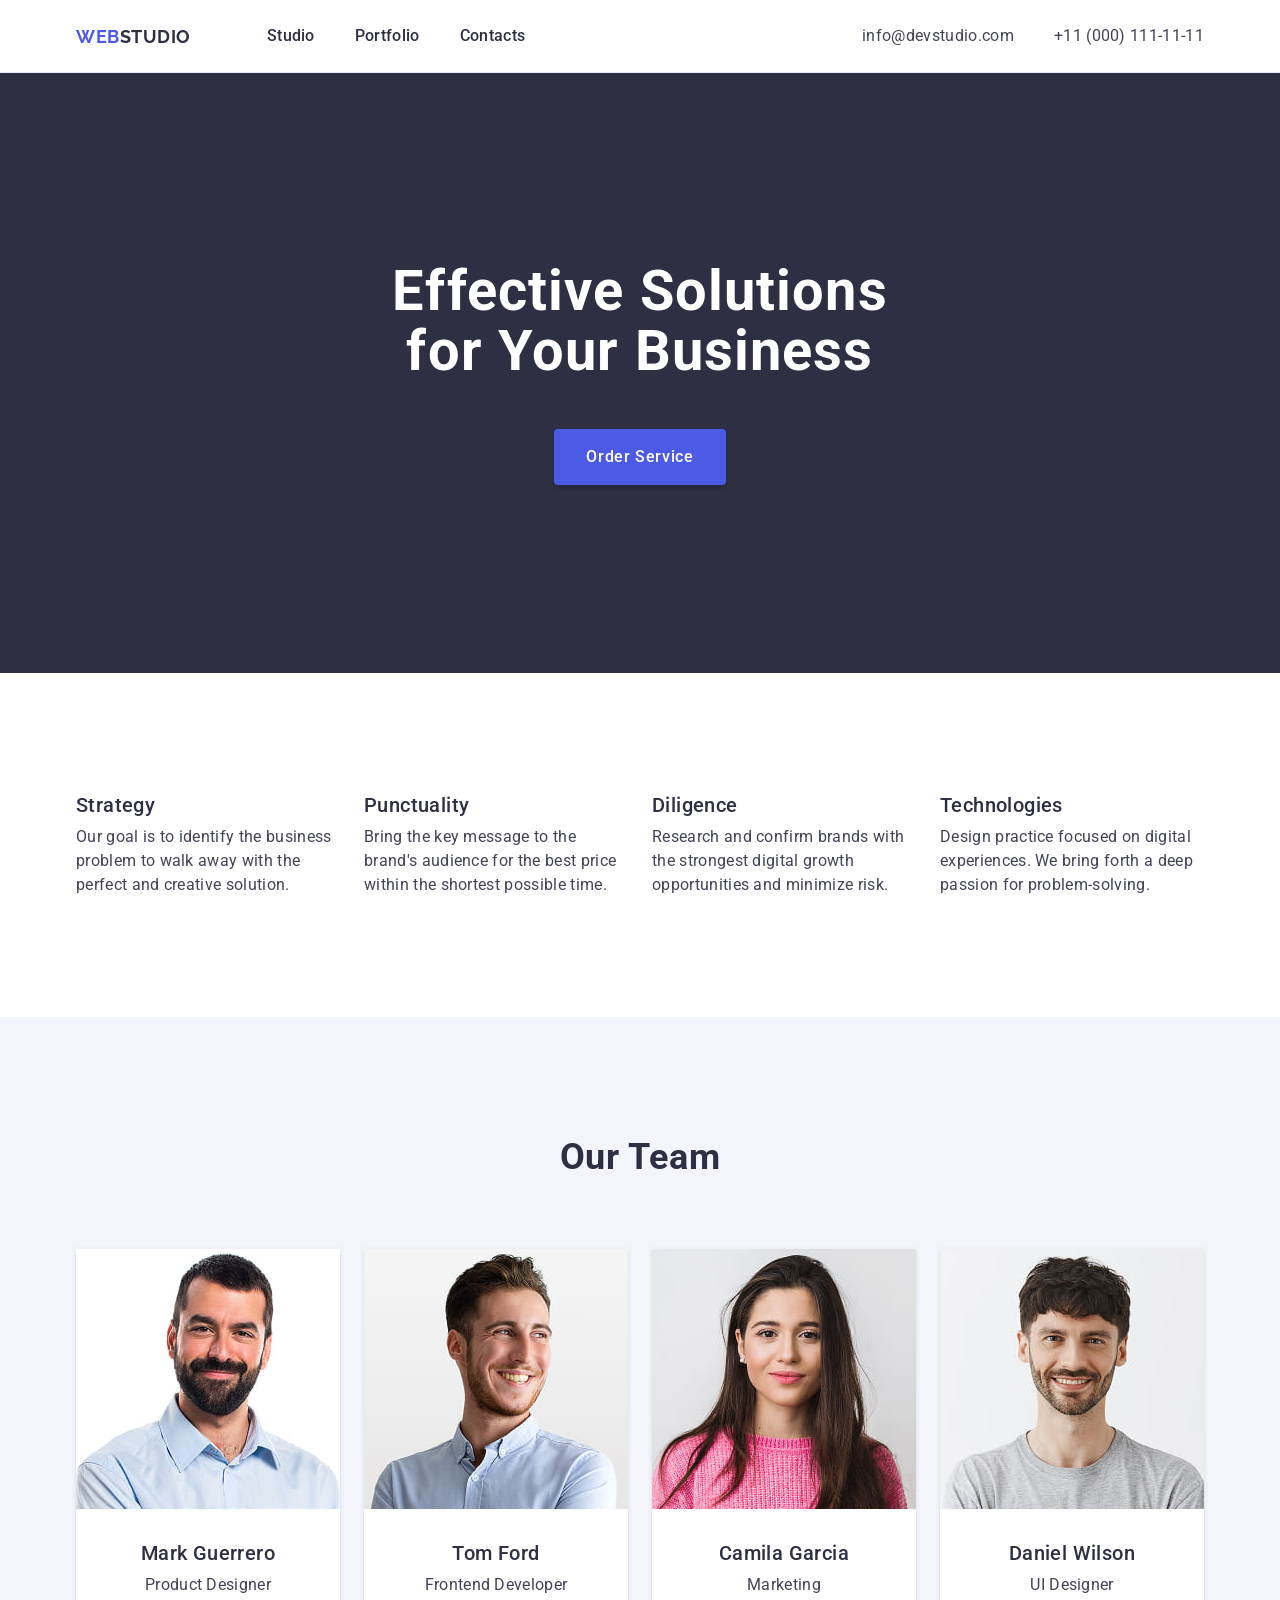
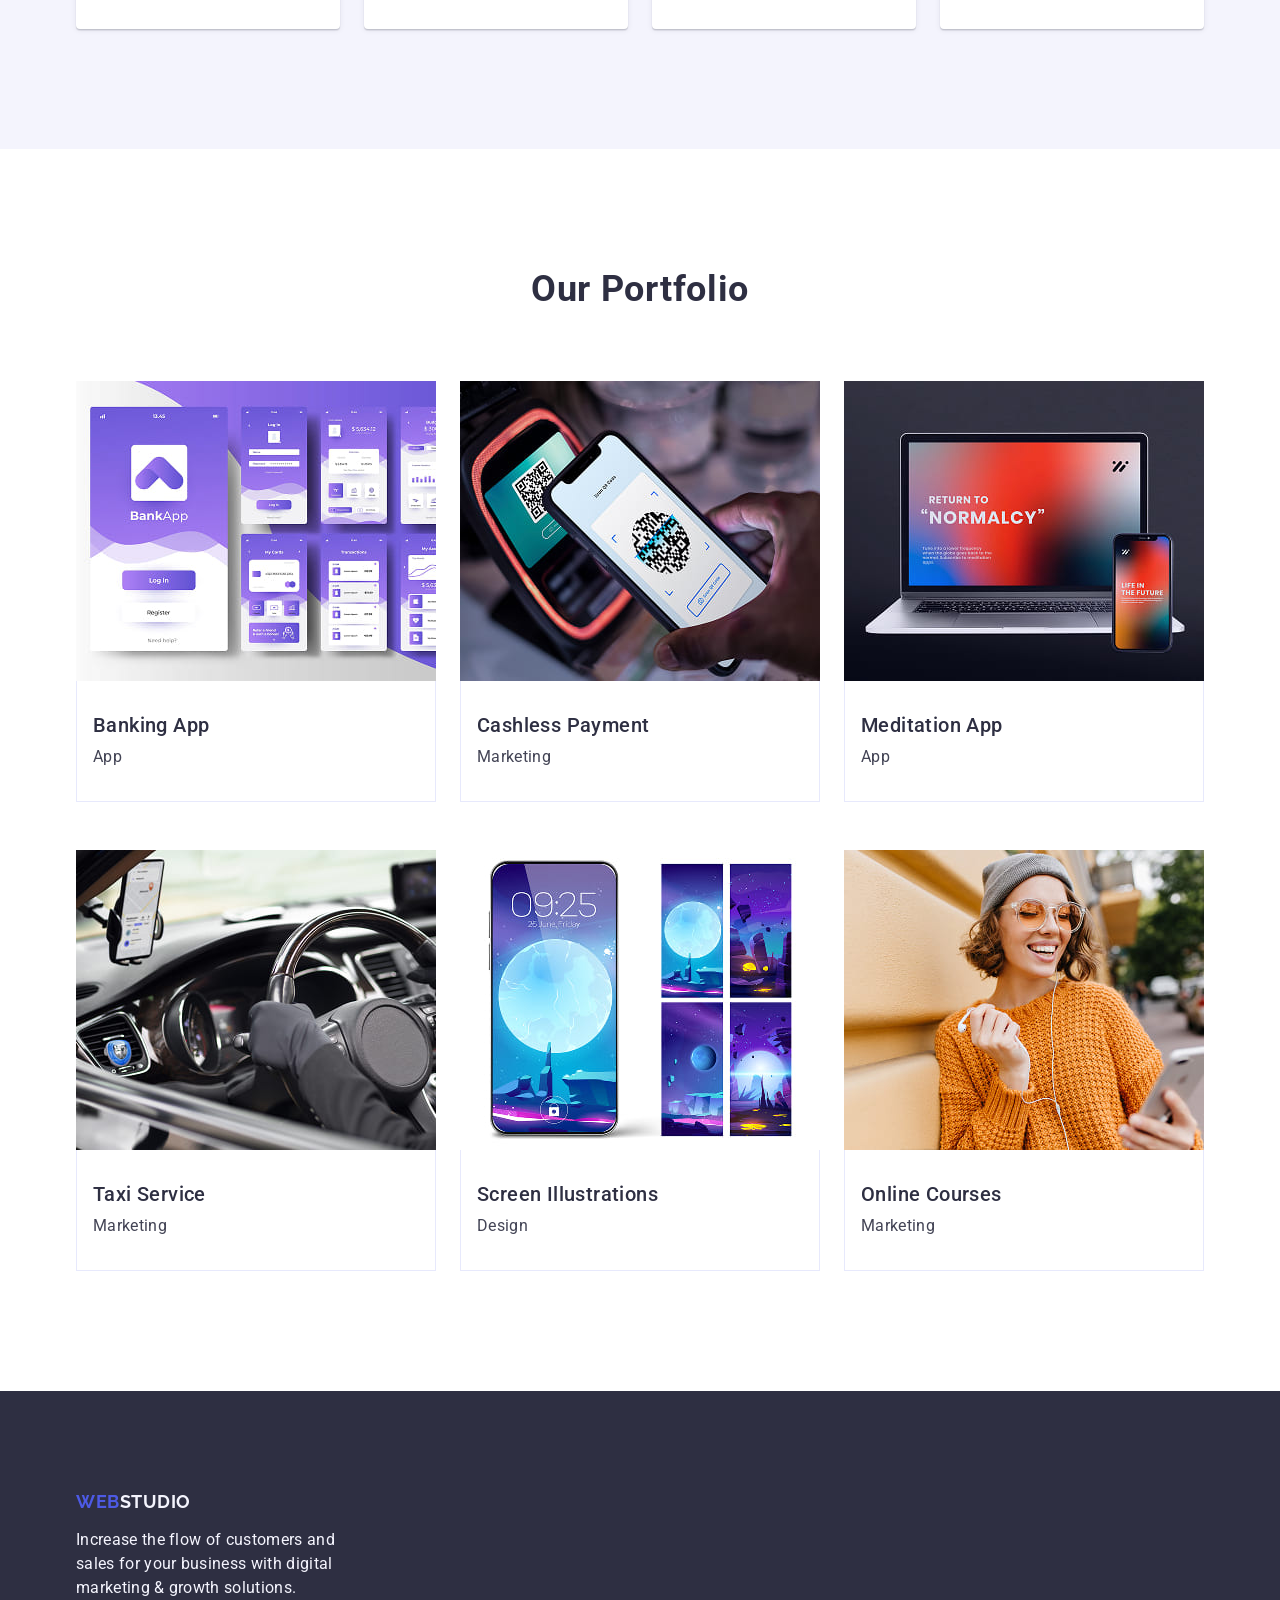
<file: index.html>
<!doctype html>
<html lang="en">
  <head>
    <meta charset="UTF-8" />
    <meta name="viewport" content="width=device-width, initial-scale=1.0" />
    <link rel="preconnect" href="https://fonts.googleapis.com" />
    <link rel="preconnect" href="https://fonts.gstatic.com" crossorigin />
    <link
      href="https://fonts.googleapis.com/css2?family=Raleway:wght@700&family=Roboto:ital,wdth,wght@0,75..100,100..900;1,75..100,100..900&display=swap"
      rel="stylesheet"
    />
    <link
      rel="stylesheet"
      href="https://cdnjs.cloudflare.com/ajax/libs/modern-normalize/3.0.1/modern-normalize.min.css"
      integrity="sha512-q6WgHqiHlKyOqslT/lgBgodhd03Wp4BEqKeW6nNtlOY4quzyG3VoQKFrieaCeSnuVseNKRGpGeDU3qPmabCANg=="
      crossorigin="anonymous"
      referrerpolicy="no-referrer"
    />
    <link rel="stylesheet" href="./css/styles.css" />
    <title>Web Studio</title>
  </head>
  <body>
    <header class="header">
      <!-- #region header -->
      <div class="header-flex-box container">
        <nav class="header-nav">
          <a class="logo" href="./index.html"
            ><span class="logo-web">Web</span>Studio</a
          >
          <ul class="nav-list">
            <li class="nav-item"><a href="#">Studio</a></li>
            <li class="nav-item"><a href="#">Portfolio</a></li>
            <li class="nav-item"><a href="#">Contacts</a></li>
          </ul>
        </nav>
        <address class="header-address">
          <ul class="address-list">
            <li class="address-link">
              <a href="mailto:info@devstudio.com">info@devstudio.com</a>
            </li>
            <li class="address-link">
              <a href="tel:+110001111111">+11 (000) 111-11-11</a>
            </li>
          </ul>
        </address>
      </div>
      <!-- #endregion header -->
    </header>
    <main>
      <!-- #region hero -->
      <section class="hero">
        <div class="container hero">
          <h1 class="hero-title">Effective Solutions for Your Business</h1>
          <div class="buttun-container">
            <button class="hero-button" type="button">Order Service</button>
          </div>
        </div>
      </section>
      <!-- #endregion hero -->

      <!-- #region features -->

      <section class="features">
        <div class="container">
          <h2 class="visually-hidden">Our Features</h2>
          <ul class="features-list">
            <li class="features-item">
              <h3 class="features-item-title">Strategy</h3>
              <p class="features-item-text">
                Our goal is to identify the business problem to walk away with
                the perfect and creative solution.
              </p>
            </li>
            <li class="features-item">
              <h3 class="features-item-title">Punctuality</h3>
              <p class="features-item-text">
                Bring the key message to the brand's audience for the best price
                within the shortest possible time.
              </p>
            </li>
            <li class="features-item">
              <h3 class="features-item-title">Diligence</h3>
              <p class="features-item-text">
                Research and confirm brands with the strongest digital growth
                opportunities and minimize risk.
              </p>
            </li>
            <li class="features-item">
              <h3 class="features-item-title">Technologies</h3>
              <p class="features-item-text">
                Design practice focused on digital experiences. We bring forth a
                deep passion for problem-solving.
              </p>
            </li>
          </ul>
        </div>
      </section>

      <!-- #endregion features -->

      <!-- #region our team -->

      <section class="team">
        <div class="container">
          <h2 class="team-title">Our Team</h2>
          <ul class="team-list">
            <li class="team-item">
              <img
                src="./images/our-team/mark-guerrero.jpg"
                alt="Mark Guerrero"
                width="264"
                height="260"
              />
              <div class="team-info">
                <h3 class="team-name">Mark Guerrero</h3>
                <p class="team-position">Product Designer</p>
              </div>
            </li>
            <li class="team-item">
              <img
                src="./images/our-team/tom-ford.jpg"
                alt="Tom Ford"
                width="264"
                height="260"
              />
              <div class="team-info">
                <h3 class="team-name">Tom Ford</h3>
                <p class="team-position">Frontend Developer</p>
              </div>
            </li>
            <li class="team-item">
              <img
                src="./images/our-team/camila-garcia.jpg"
                alt="Camila Garcia"
                width="264"
                height="260"
              />
              <div class="team-info">
                <h3 class="team-name">Camila Garcia</h3>
                <p class="team-position">Marketing</p>
              </div>
            </li>
            <li class="team-item">
              <img
                src="./images/our-team/daniel-wilson.jpg"
                alt="Daniel Wilson"
                width="264"
                height="260"
              />
              <div class="team-info">
                <h3 class="team-name">Daniel Wilson</h3>
                <p class="team-position">UI Designer</p>
              </div>
            </li>
          </ul>
        </div>
      </section>

      <!-- #endregion our team -->

      <!-- #region our portfolio -->
      <section class="portfolio">
        <div class="container">
          <h2 class="portfolio-title">Our Portfolio</h2>
          <ul class="portfolio-list">
            <li class="portfolio-item">
              <img
                src="./images/our-portfolio/mobile-banking-app.jpg"
                alt="mobile-banking-app"
                width="360"
                height="300"
              />
              <div class="portfolio-item-description">
                <h3 class="portfolio-projects">Banking App</h3>
                <p class="projects-category">App</p>
              </div>
            </li>
            <li class="portfolio-item">
              <img
                src="./images/our-portfolio/phone-scanning-qr-code.jpg"
                alt="phone-scaning-qr-code"
                width="360"
                height="300"
              />
              <div class="portfolio-item-description">
                <h3 class="portfolio-projects">Cashless Payment</h3>
                <p class="projects-category">Marketing</p>
              </div>
            </li>
            <li class="portfolio-item">
              <img
                src="./images/our-portfolio/laptop-and-mobile.jpg"
                alt="laptop-and-mobile"
                width="360"
                height="300"
              />
              <div class="portfolio-item-description">
                <h3 class="portfolio-projects">Meditation App</h3>
                <p class="projects-category">App</p>
              </div>
            </li>
            <li class="portfolio-item">
              <img
                src="./images/our-portfolio/black-steering-wheel.jpg"
                alt="black-steering-wheel"
                width="360"
                height="300"
              />
              <div class="portfolio-item-description">
                <h3 class="portfolio-projects">Taxi Service</h3>
                <p class="projects-category">Marketing</p>
              </div>
            </li>
            <li class="portfolio-item">
              <img
                src="./images/our-portfolio/purple-mobile-phone.jpg"
                alt="purple-mobile-phone"
                width="360"
                height="300"
              />
              <div class="portfolio-item-description">
                <h3 class="portfolio-projects">Screen Illustrations</h3>
                <p class="projects-category">Design</p>
              </div>
            </li>
            <li class="portfolio-item">
              <img
                src="./images/our-portfolio/girl-listening-music.jpg"
                alt="girl-listening-music"
                width="360"
                height="300"
              />
              <div class="portfolio-item-description">
                <h3 class="portfolio-projects">Online Courses</h3>
                <p class="projects-category">Marketing</p>
              </div>
            </li>
          </ul>
        </div>
      </section>
      <!-- #endregion our portfolio -->
    </main>
    <footer class="footer">
      <div class="footer-flex-box container">
        <a class="footer-logo" href="./index.html"
          ><span class="logo-web">Web</span
          ><span class="logo-studio">Studio</span></a
        >
        <p class="footer-text">
          Increase the flow of customers and sales for your business with
          digital marketing & growth solutions.
        </p>
      </div>
    </footer>
  </body>
</html>
</file>
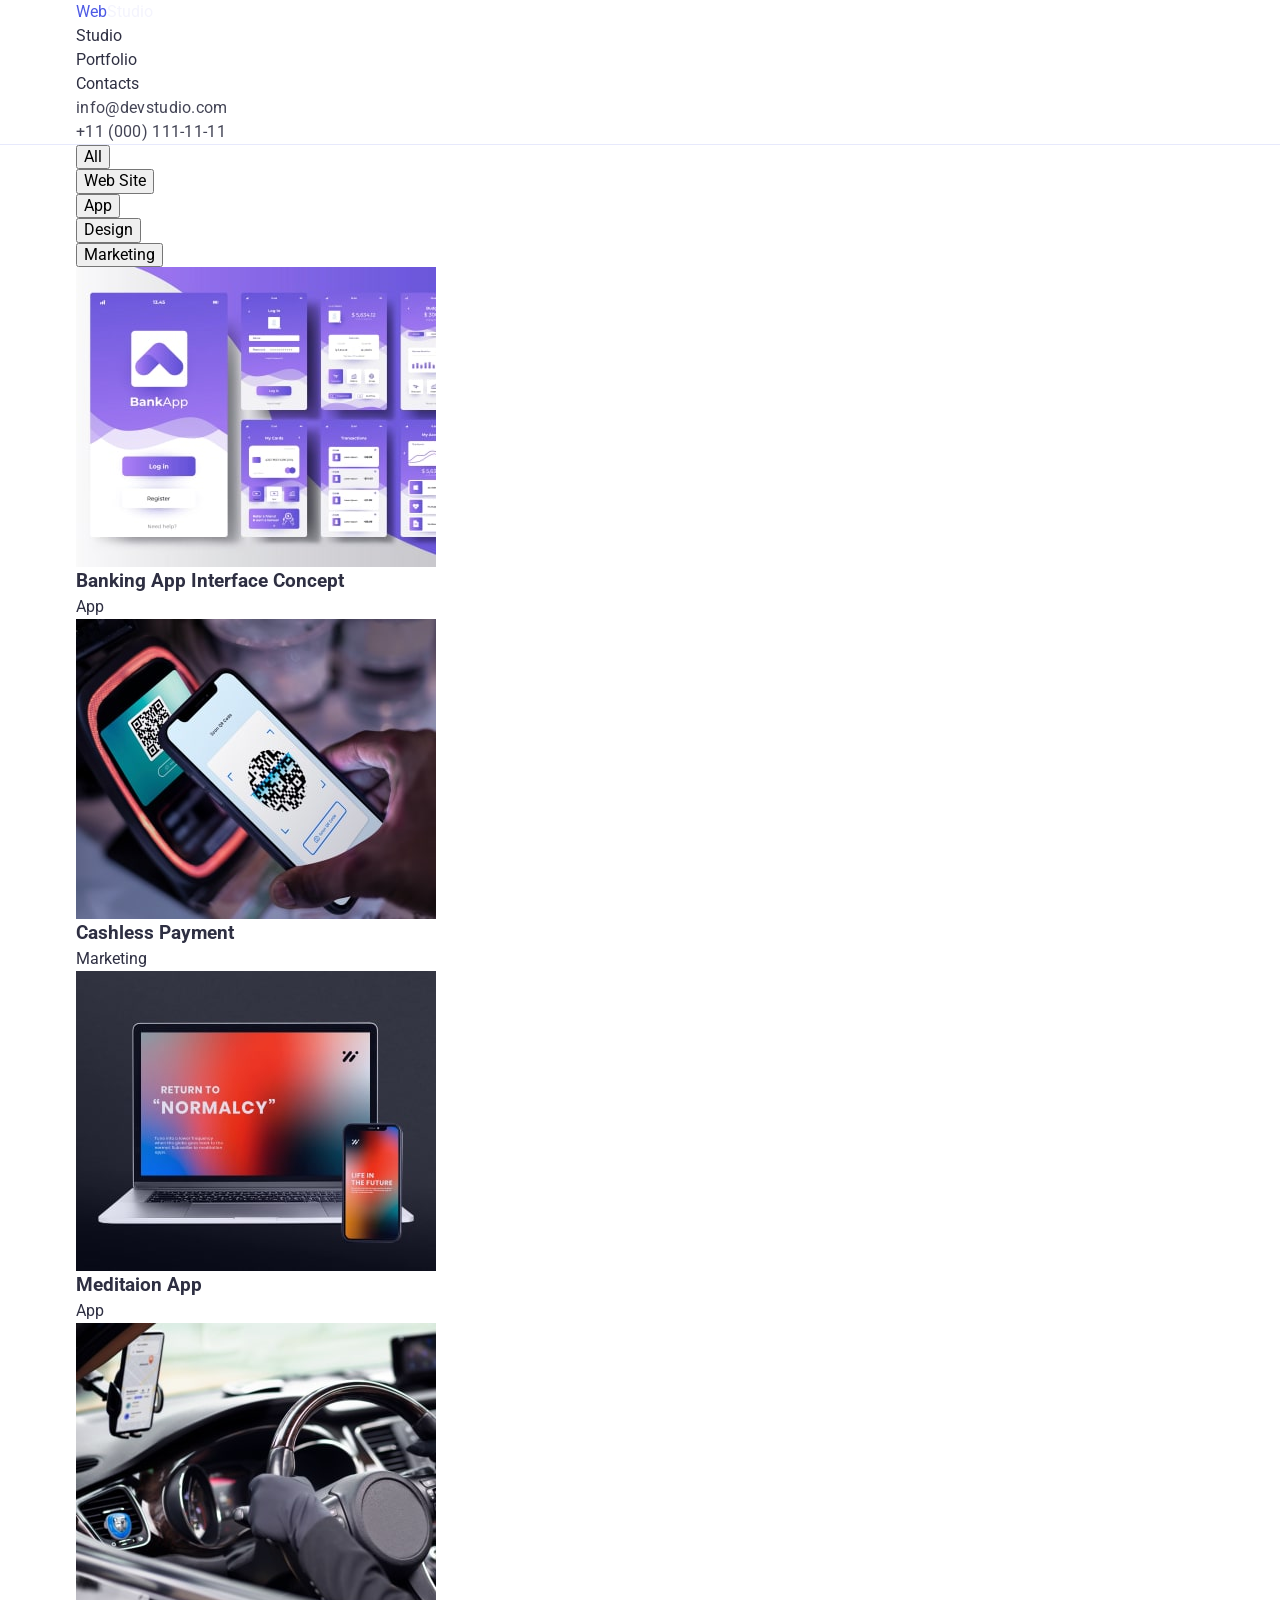
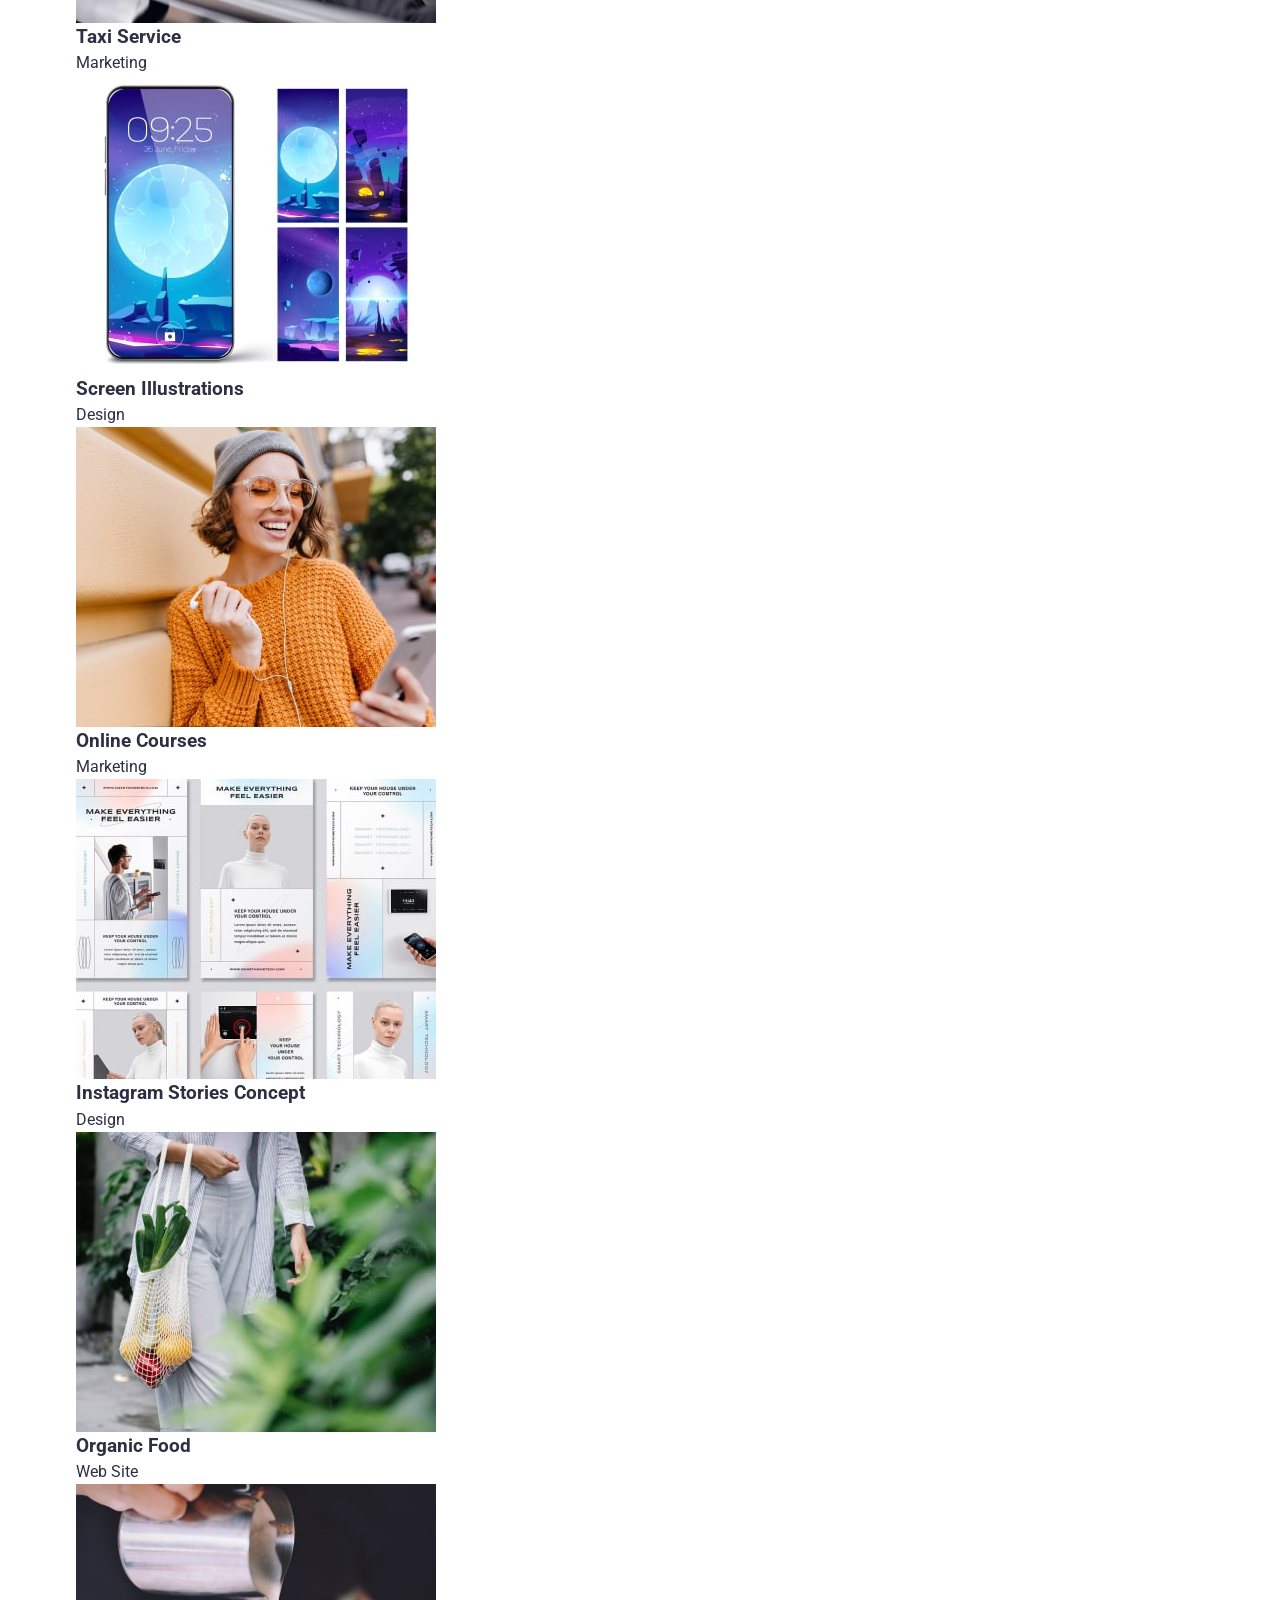
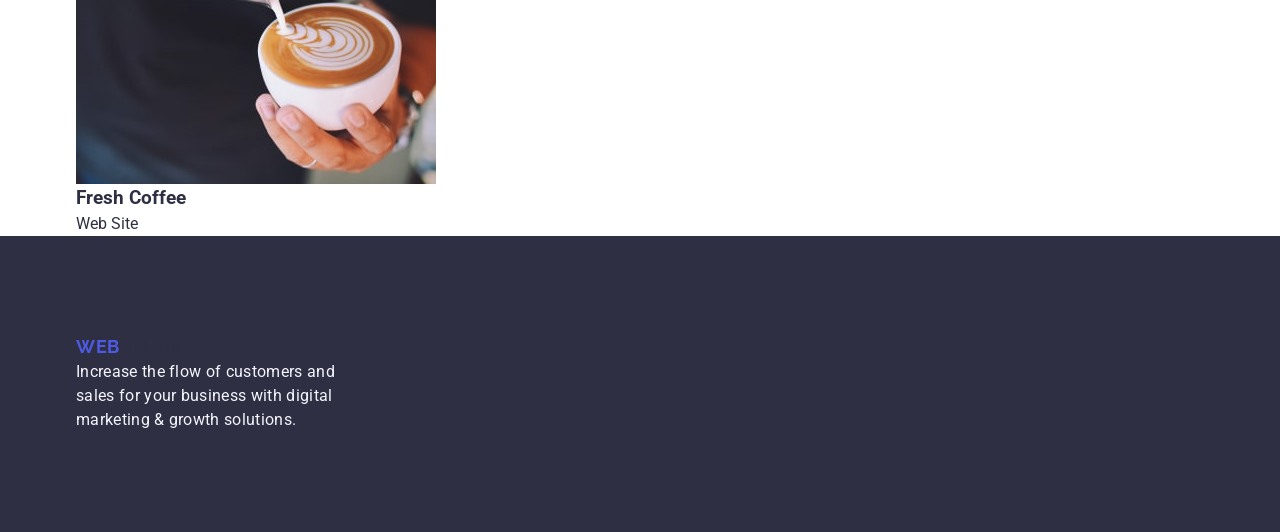
<file: portfolio.html>
<!DOCTYPE html>
<html lang="en">
  <head>
    <meta charset="UTF-8" />
    <meta http-equiv="X-UA-Compatible" content="IE=edge" />
    <meta name="viewport" content="width=device-width, initial-scale=1.0" />
    <title>Portfolio</title>
    <link
      rel="stylesheet"
      href="https://cdnjs.cloudflare.com/ajax/libs/modern-normalize/1.0.0/modern-normalize.min.css"
    />
    <link rel="stylesheet" href="./css/styles.css" />
    <link rel="preconnect" href="https://fonts.googleapis.com" />
    <link rel="preconnect" href="https://fonts.gstatic.com" crossorigin />
    <link
      href="https://fonts.googleapis.com/css2?family=Raleway:wght@800&family=Roboto:wght@400;500;700;900&display=swap"
      rel="stylesheet"
    />
  </head>
  <body>
    <header class="header">
      <div class="container header-container">
        <nav class="header-navigation">
          <a class="header-logo link" href="./index.html">
            <span class="logo-web">Web</span
            ><span class="logo-studio">Studio</span>
          </a>
          <ul class="header-list list">
            <li class="header-item">
              <a class="header-link link" href="./index.html">Studio</a>
            </li>
            <li class="header-item">
              <a class="header-link link" href="./portfolio.html">Portfolio</a>
            </li>
            <li class="header-item">
              <a class="header-link link" href="#">Contacts</a>
            </li>
          </ul>
        </nav>
        <address class="header-address">
          <ul class="header-address-list list">
            <li class="header-address-item">
              <a class="header-mail list link" href="mailto:info@devstudio.com"
                >info@devstudio.com</a
              >
            </li>
            <li class="header-address-item">
              <a class="header-tell list link" href="tel:+110001111111"
                >+11 (000) 111-11-11</a
              >
            </li>
          </ul>
        </address>
      </div>
    </header>
    <main class="main">
      <section class="main-section">
        <div class="container">
          <h2 hidden>Guidebook</h2>
          <ul class="btn-list list">
            <li class="btn-item">
              <button class="main-btn" type="button">All</button>
            </li>
            <li>
              <button class="main-btn" type="button">Web Site</button>
            </li>
            <li>
              <button class="main-btn" type="button">App</button>
            </li>
            <li>
              <button class="main-btn" type="button">Design</button>
            </li>
            <li>
              <button class="main-btn" type="button">Marketing</button>
            </li>
          </ul>
          <ul class="works-list list">
            <li class="works-item">
              <img
                src="./images/Project_1.jpg"
                alt="Apps pages"
                width="360"
                height="300"
              />
              <div class="works-content">
                <h3 class="works-title">Banking App Interface Concept</h3>
                <p class="works-text">App</p>
              </div>
            </li>
            <li class="works-item">
              <img
                src="./images/Project_2.jpg"
                alt="QR-code on a phone"
                width="360"
                height="300"
              />
              <div class="works-content">
                <h3 class="works-title">Cashless Payment</h3>
                <p class="works-text">Marketing</p>
              </div>
            </li>
            <li class="works-item">
              <img
                src="./images/Project_3.jpg"
                alt="phone and laptop"
                width="360"
                height="300"
              />
              <div class="works-content">
                <h3 class="works-title">Meditaion App</h3>
                <p class="works-text">App</p>
              </div>
            </li>
            <li class="works-item">
              <img
                src="./images/Project_4.jpg"
                alt="car steering wheel"
                width="360"
                height="300"
              />
              <div class="works-content">
                <h3 class="works-title">Taxi Service</h3>
                <p class="works-text">Marketing</p>
              </div>
            </li>
            <li class="works-item">
              <img
                src="./images/Project_5.jpg"
                alt="picture of the moon on the phone"
                width="360"
                height="300"
              />
              <div class="works-content">
                <h3 class="works-title">Screen Illustrations</h3>
                <p class="works-text">Design</p>
              </div>
            </li>
            <li class="works-item">
              <img
                src="./images/Project_6.jpg"
                alt="girl with headphones"
                width="360"
                height="300"
              />
              <div class="works-content">
                <h3 class="works-title">Online Courses</h3>
                <p class="works-text">Marketing</p>
              </div>
            </li>
            <li class="works-item">
              <img
                src="./images/Project_7.jpg"
                alt="descriptions with images of people"
                width="360"
                height="300"
              />
              <div class="works-content">
                <h3 class="works-title">Instagram Stories Concept</h3>
                <p class="works-text">Design</p>
              </div>
            </li>
            <li class="works-item">
              <img
                src="./images/Project_8.jpg"
                alt="girl with fruit"
                width="360"
                height="300"
              />
              <div class="works-content">
                <h3 class="works-title">Organic Food</h3>
                <p class="works-text">Web Site</p>
              </div>
            </li>
            <li class="works-item">
              <img
                src="./images/Project_9.jpg"
                alt="cup of coffe"
                width="360"
                height="300"
              />
              <div class="works-content">
                <h3 class="works-title">Fresh Coffee</h3>
                <p class="works-text">Web Site</p>
              </div>
            </li>
          </ul>
        </div>
      </section>
    </main>
    <footer class="footer">
      <div class="container">
        <a class="footer-logo link" href="./index.html">
          <span class="logo-web">Web</span
          ><span class="footer-logo-studio">Studio</span>
        </a>
        <p class="footer-text">
          Increase the flow of customers and sales for your business with
          digital marketing & growth solutions.
        </p>
      </div>
    </footer>
  </body>
</html>
</file>
<file: css/styles.css>
body {
    font-family: 'Roboto', sans-serif;
    color: #2E2F42;
    background-color: #fff;
    line-height: 1.5;
}

a {
    color: inherit;
    text-decoration: none;
}

ul {
    list-style: none;
    padding: 0;
    margin: 0;
}   
h1, h2, h3, h4, h5, h6, p {
    margin: 0;
    padding: 0;
}

img {
    display: block;
    max-width: 100%;
}

.container {
    width: 1158px;
    margin: 0 auto;
    padding: 0 15px;
}

.visually-hidden {
  position: absolute;
  width: 1px;
  height: 1px;
  margin: -1px;
  border: 0;
  padding: 0; 
  white-space: nowrap;
  clip-path: inset(100%);
  clip: rect(0 0 0 0);
  overflow: hidden;
}


/* #region Header */ 

.header {border-bottom: 1px solid #e7e9fc}

.header-flex-box {
    display: flex;
    justify-content: space-between;
}

.header-nav {
    display: flex;
   align-items: center;
}

.nav-list {display: flex;
gap: 40px;}

.nav-item a{ 
    display: block;    
    padding-top: 24px;
    padding-bottom: 24px;
}
.address-link a{
    display: block;
    padding-top: 24px;
    padding-bottom: 24px;
}

.address-list {display: flex;
gap: 40px;}


.logo {
font-family: 'Raleway', sans-serif;
font-weight: 700;
font-size: 18px;
line-height: 1.16667;
letter-spacing: 0.03em;
text-transform: uppercase;
margin-right: 76px;
}

.logo-web {
color: #4D5AE5;
}

.nav-list{
font-weight: 500;
font-size: 16px;
line-height: 1.5;
letter-spacing: 0.02em;
color: #2E2F42;
}

.nav-item a:hover, .nav-item a:focus {
    color: #404BBF;
}

.header-address {
font-size: 16px;
letter-spacing: 0.02em;
color: #434455;
font-style: normal;

}
.address-link a:hover, .address-link a:focus {
    color: #404BBF;
}

/* #endregion Header */

/* #region Hero */

.hero{
background-color: #2E2F42;
}

.container.hero {padding-top: 188px;
padding-bottom: 188px;}


.hero-title {
font-weight: 700;
font-size: 56px;
line-height: 1.07143;
letter-spacing: 0.02em;
text-align: center;
color: #FFFFFF;
width: 496px;
margin: 0 auto;
}
.buttun-container {display: flex;
    justify-content: center;}

.hero-button {
box-shadow: 0 4px 4px 0 rgba(0, 0, 0, 0.15);
background: #4D5AE5;
color: #FFFFFF;
cursor: pointer;
font-weight: 500;
font-size: 16px;
letter-spacing: 0.04em;
line-height: 1.5;
padding: 16px 32px;
border-radius: 4px;
margin-top: 48px;
border: none;
outline: none;
}

.hero-button:hover, .hero-button:focus {
    background-color: #404BBF;}

/* #endregion Hero */

/* #region features */

.features {padding: 120px 0;}

.features-list {
display: flex;
gap: 24px;
}

.features-item {
width: calc((100% - (24px * 3)) / 4);
}

.features-item-title {
font-weight: 500;
font-size: 20px;
line-height: 1.2;
letter-spacing: 0.02em;
margin-bottom: 8px;
}

.features-item-text {
font-size: 16px;
letter-spacing: 0.02em;
color: #434455;
}

/* #endregion features */

/* #region Our Team */

.team {
background-color: #F4F4FD;
padding-top: 120px;
padding-bottom: 120px;
}

.team-title {
font-weight: 700;
font-size: 36px;
line-height: 1.11111;
letter-spacing: 0.02em;
text-align: center;
padding-bottom: 72px;
}

.team-list {
display: flex;
gap: 24px;
}   

.team-item {
background-color: #fff;
width: calc((100% - (24px * 3)) / 4);
box-shadow: 0 2px 1px 0 rgba(46, 47, 66, 0.08), 0 1px 1px 0 rgba(46, 47, 66, 0.16), 0 1px 6px 0 rgba(46, 47, 66, 0.08);
background: #fff;
border-radius: 0 0 4px 4px;
}   

.team-info {
padding: 32px 16px;
}

.team-name {
font-weight: 500;
font-size: 20px;
line-height: 1.2;
letter-spacing: 0.02em;
text-align: center;
padding-bottom: 8px;
}

.team-position {
font-size: 16px;
letter-spacing: 0.02em;
text-align: center;
color: #434455;
} 

/* #endregion Our Team */

/* #region Portfolio */

.portfolio {
padding-top: 120px;
padding-bottom: 120px;
}

.portfolio-title {
font-weight: 700;
font-size: 36px;
line-height: 1.11111;
letter-spacing: 0.02em;
text-align: center;

padding-bottom: 72px;
}   

.portfolio-item-description {border-bottom: 1px solid #e7e9fc;
border-left: 1px solid #e7e9fc;
border-right: 1px solid #e7e9fc;
padding: 32px 16px;}

.portfolio-list {
    flex-wrap: wrap;
    display: flex;
    gap: 48px 24px;
}   
.portfolio-item {
    width: calc((100% - (24px * 2)) / 3);
}

.portfolio-projects{
font-weight: 500;
font-size: 20px;
line-height: 1.2;
letter-spacing: 0.02em;
margin-bottom: 8px;
}

.projects-category{
font-size: 16px;
letter-spacing: 0.02em;
color: #434455;
}

/* #endregion Portfolio */  

/* #region Footer */    

.footer {
background-color: #2E2F42;
padding-top: 100px;
padding-bottom: 100px;
}

.footer-flex-box{
     display: flex;
     flex-direction: column;
     }

 .footer-logo{margin-bottom: 16px;
    font-family: 'Raleway', sans-serif;
font-weight: 700;
font-size: 18px;
line-height: 1.16667;
letter-spacing: 0.03em;
text-transform: uppercase;
}

.logo-studio{
    color: #F4F4FD;
}

.footer-link {

}

.footer-text {
font-size: 16px;
letter-spacing: 0.02em;
color: #F4F4FD;
width: 264px;
}

/* #endregion Footer */
</file>
